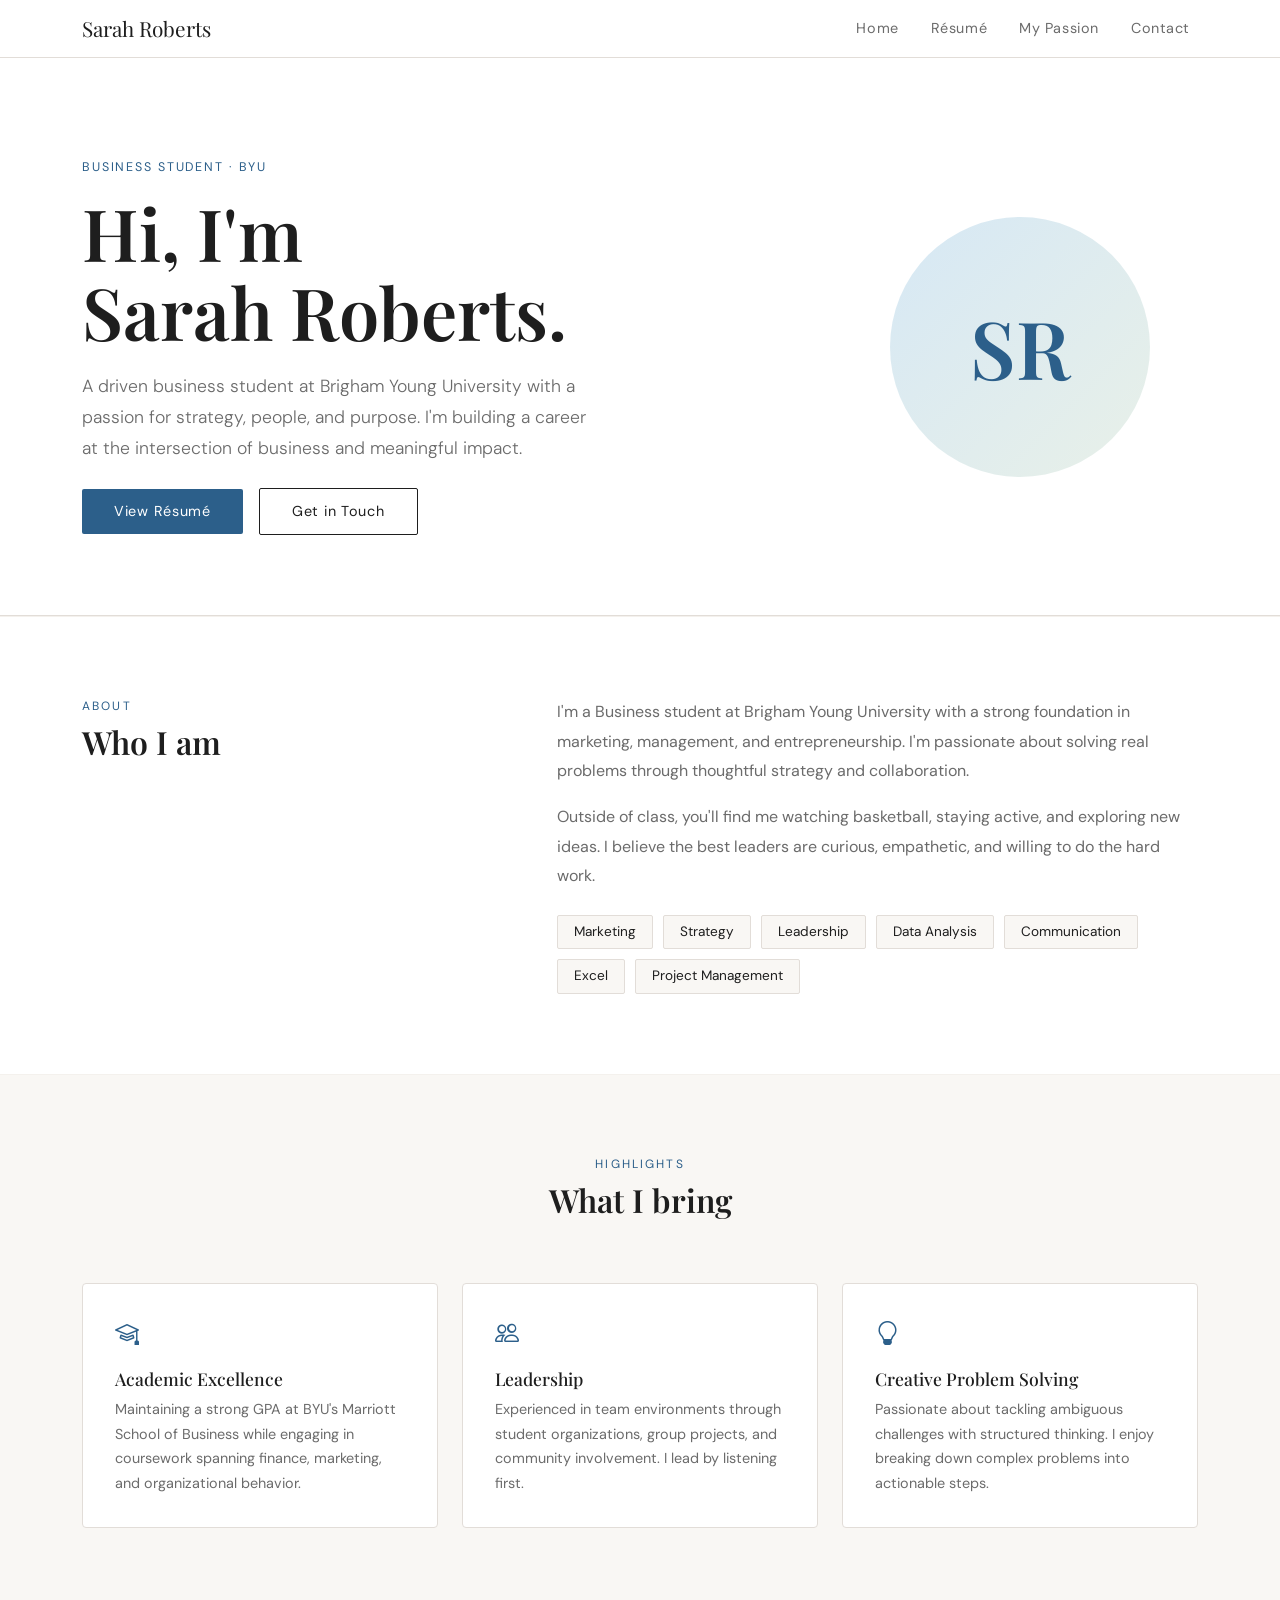
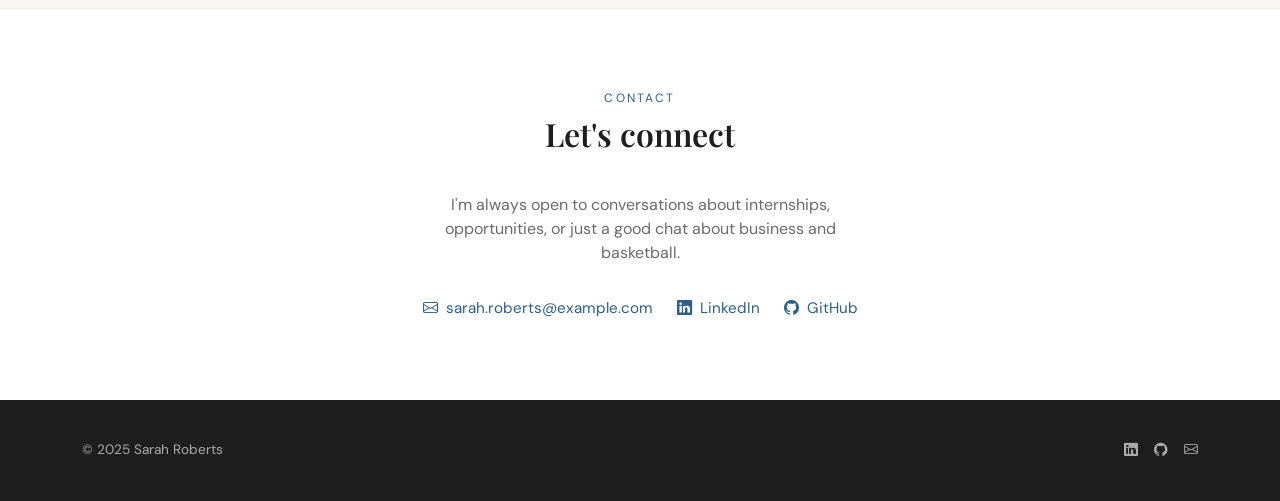
<file: index.html>
<!DOCTYPE html>
<html lang="en">
<head>
  <meta charset="UTF-8" />
  <meta name="viewport" content="width=device-width, initial-scale=1.0" />
  <title>Sarah Roberts</title>
  <link rel="stylesheet" href="https://cdn.jsdelivr.net/npm/bootstrap@5.3.2/dist/css/bootstrap.min.css" />
  <link rel="stylesheet" href="https://cdn.jsdelivr.net/npm/bootstrap-icons@1.11.3/font/bootstrap-icons.min.css" />
  <link href="https://fonts.googleapis.com/css2?family=Playfair+Display:wght@400;600&family=DM+Sans:wght@300;400;500&display=swap" rel="stylesheet" />
  <style>
    :root {
      --cream: #f9f7f4;
      --charcoal: #1e1e1e;
      --mid: #6b6b6b;
      --accent: #2c5f8a;
      --border: #e2ddd8;
    }
    body { font-family: 'DM Sans', sans-serif; background: var(--cream); color: var(--charcoal); }
    nav.navbar { background: #fff; border-bottom: 1px solid var(--border); }
    .navbar-brand { font-family: 'Playfair Display', serif; font-size: 1.3rem; color: var(--charcoal) !important; }
    .nav-link { color: var(--mid) !important; font-size: 0.9rem; letter-spacing: 0.04em; }
    .nav-link:hover { color: var(--accent) !important; }

    .hero { padding: 100px 0 80px; background: #fff; border-bottom: 1px solid var(--border); }
    .hero-eyebrow { font-size: 0.78rem; letter-spacing: 0.15em; text-transform: uppercase; color: var(--accent); margin-bottom: 1rem; }
    .hero h1 { font-family: 'Playfair Display', serif; font-size: clamp(2.8rem, 6vw, 4.5rem); font-weight: 600; line-height: 1.1; margin-bottom: 1.25rem; }
    .hero p.lead { color: var(--mid); font-size: 1.1rem; font-weight: 300; max-width: 520px; line-height: 1.75; }
    .btn-primary-custom { background: var(--accent); color: #fff; border: none; padding: 12px 32px; border-radius: 2px; font-size: 0.9rem; letter-spacing: 0.05em; text-decoration: none; display: inline-block; transition: background 0.2s; }
    .btn-primary-custom:hover { background: #1e4a6e; color: #fff; }
    .btn-outline-custom { border: 1px solid var(--charcoal); color: var(--charcoal); padding: 12px 32px; border-radius: 2px; font-size: 0.9rem; letter-spacing: 0.05em; text-decoration: none; display: inline-block; transition: all 0.2s; margin-left: 12px; }
    .btn-outline-custom:hover { background: var(--charcoal); color: #fff; }

    .section { padding: 80px 0; }
    .section-label { font-size: 0.75rem; letter-spacing: 0.18em; text-transform: uppercase; color: var(--accent); margin-bottom: 0.5rem; }
    .section-title { font-family: 'Playfair Display', serif; font-size: 2rem; font-weight: 600; margin-bottom: 2.5rem; }

    .card-clean { background: #fff; border: 1px solid var(--border); border-radius: 4px; padding: 2rem; height: 100%; transition: box-shadow 0.2s; }
    .card-clean:hover { box-shadow: 0 4px 20px rgba(0,0,0,0.06); }
    .card-icon { font-size: 1.5rem; color: var(--accent); margin-bottom: 1rem; }
    .card-clean h5 { font-family: 'Playfair Display', serif; font-size: 1.1rem; margin-bottom: 0.5rem; }
    .card-clean p { color: var(--mid); font-size: 0.9rem; line-height: 1.7; margin: 0; }

    .skills-grid { display: flex; flex-wrap: wrap; gap: 10px; }
    .skill-tag { background: var(--cream); border: 1px solid var(--border); padding: 6px 16px; border-radius: 2px; font-size: 0.85rem; color: var(--charcoal); }

    .contact-link { color: var(--accent); text-decoration: none; font-size: 0.95rem; }
    .contact-link:hover { text-decoration: underline; }

    footer { background: var(--charcoal); color: #aaa; padding: 40px 0; font-size: 0.85rem; }
    footer a { color: #aaa; text-decoration: none; }
    footer a:hover { color: #fff; }

    .divider { border: none; border-top: 1px solid var(--border); margin: 0; }
  </style>
</head>
<body>

<nav class="navbar navbar-expand-lg sticky-top">
  <div class="container">
    <a class="navbar-brand" href="index.html">Sarah Roberts</a>
    <button class="navbar-toggler" type="button" data-bs-toggle="collapse" data-bs-target="#navMenu">
      <span class="navbar-toggler-icon"></span>
    </button>
    <div class="collapse navbar-collapse justify-content-end" id="navMenu">
      <ul class="navbar-nav gap-3">
        <li class="nav-item"><a class="nav-link" href="index.html">Home</a></li>
        <li class="nav-item"><a class="nav-link" href="resume.html">Résumé</a></li>
        <li class="nav-item"><a class="nav-link" href="sports.html">My Passion</a></li>
        <li class="nav-item"><a class="nav-link" href="mailto:sarah.roberts@example.com">Contact</a></li>
      </ul>
    </div>
  </div>
</nav>

<!-- Hero -->
<section class="hero">
  <div class="container">
    <div class="row align-items-center">
      <div class="col-lg-7">
        <p class="hero-eyebrow">Business Student · BYU</p>
        <h1>Hi, I'm<br>Sarah Roberts.</h1>
        <p class="lead">A driven business student at Brigham Young University with a passion for strategy, people, and purpose. I'm building a career at the intersection of business and meaningful impact.</p>
        <div class="mt-4">
          <a href="resume.html" class="btn-primary-custom">View Résumé</a>
          <a href="mailto:sarah.roberts@example.com" class="btn-outline-custom">Get in Touch</a>
        </div>
      </div>
      <div class="col-lg-4 offset-lg-1 mt-5 mt-lg-0 text-center">
        <div style="width:260px;height:260px;border-radius:50%;background:linear-gradient(135deg,#d6e8f5,#e8f0e8);margin:0 auto;display:flex;align-items:center;justify-content:center;">
          <span style="font-family:'Playfair Display',serif;font-size:5rem;color:var(--accent);font-weight:600;">SR</span>
        </div>
      </div>
    </div>
  </div>
</section>

<hr class="divider" />

<!-- About -->
<section class="section" style="background:#fff;">
  <div class="container">
    <div class="row">
      <div class="col-md-4">
        <p class="section-label">About</p>
        <h2 class="section-title">Who I am</h2>
      </div>
      <div class="col-md-7 offset-md-1">
        <p style="color:var(--mid);line-height:1.85;font-size:1rem;">I'm a Business student at Brigham Young University with a strong foundation in marketing, management, and entrepreneurship. I'm passionate about solving real problems through thoughtful strategy and collaboration.</p>
        <p style="color:var(--mid);line-height:1.85;font-size:1rem;margin-top:1rem;">Outside of class, you'll find me watching basketball, staying active, and exploring new ideas. I believe the best leaders are curious, empathetic, and willing to do the hard work.</p>
        <div class="mt-4">
          <div class="skills-grid">
            <span class="skill-tag">Marketing</span>
            <span class="skill-tag">Strategy</span>
            <span class="skill-tag">Leadership</span>
            <span class="skill-tag">Data Analysis</span>
            <span class="skill-tag">Communication</span>
            <span class="skill-tag">Excel</span>
            <span class="skill-tag">Project Management</span>
          </div>
        </div>
      </div>
    </div>
  </div>
</section>

<hr class="divider" />

<!-- Highlights -->
<section class="section" style="background:var(--cream);">
  <div class="container">
    <p class="section-label text-center">Highlights</p>
    <h2 class="section-title text-center">What I bring</h2>
    <div class="row g-4 mt-1">
      <div class="col-md-4">
        <div class="card-clean">
          <div class="card-icon"><i class="bi bi-mortarboard"></i></div>
          <h5>Academic Excellence</h5>
          <p>Maintaining a strong GPA at BYU's Marriott School of Business while engaging in coursework spanning finance, marketing, and organizational behavior.</p>
        </div>
      </div>
      <div class="col-md-4">
        <div class="card-clean">
          <div class="card-icon"><i class="bi bi-people"></i></div>
          <h5>Leadership</h5>
          <p>Experienced in team environments through student organizations, group projects, and community involvement. I lead by listening first.</p>
        </div>
      </div>
      <div class="col-md-4">
        <div class="card-clean">
          <div class="card-icon"><i class="bi bi-lightbulb"></i></div>
          <h5>Creative Problem Solving</h5>
          <p>Passionate about tackling ambiguous challenges with structured thinking. I enjoy breaking down complex problems into actionable steps.</p>
        </div>
      </div>
    </div>
  </div>
</section>

<hr class="divider" />

<!-- Contact -->
<section class="section" style="background:#fff;">
  <div class="container text-center">
    <p class="section-label">Contact</p>
    <h2 class="section-title">Let's connect</h2>
    <p style="color:var(--mid);max-width:440px;margin:0 auto 2rem;">I'm always open to conversations about internships, opportunities, or just a good chat about business and basketball.</p>
    <div class="d-flex justify-content-center gap-4 flex-wrap">
      <a href="mailto:sarah.roberts@example.com" class="contact-link"><i class="bi bi-envelope me-2"></i>sarah.roberts@example.com</a>
      <a href="https://linkedin.com/in/sarah-roberts" class="contact-link" target="_blank"><i class="bi bi-linkedin me-2"></i>LinkedIn</a>
      <a href="https://github.com/sarahroberts" class="contact-link" target="_blank"><i class="bi bi-github me-2"></i>GitHub</a>
    </div>
  </div>
</section>

<footer>
  <div class="container d-flex justify-content-between align-items-center flex-wrap gap-2">
    <span>© 2025 Sarah Roberts</span>
    <div class="d-flex gap-3">
      <a href="https://linkedin.com/in/sarah-roberts" target="_blank"><i class="bi bi-linkedin"></i></a>
      <a href="https://github.com/sarahroberts" target="_blank"><i class="bi bi-github"></i></a>
      <a href="mailto:sarah.roberts@example.com"><i class="bi bi-envelope"></i></a>
    </div>
  </div>
</footer>

<script src="https://cdn.jsdelivr.net/npm/bootstrap@5.3.2/dist/js/bootstrap.bundle.min.js"></script>
</body>
</html>
</file>
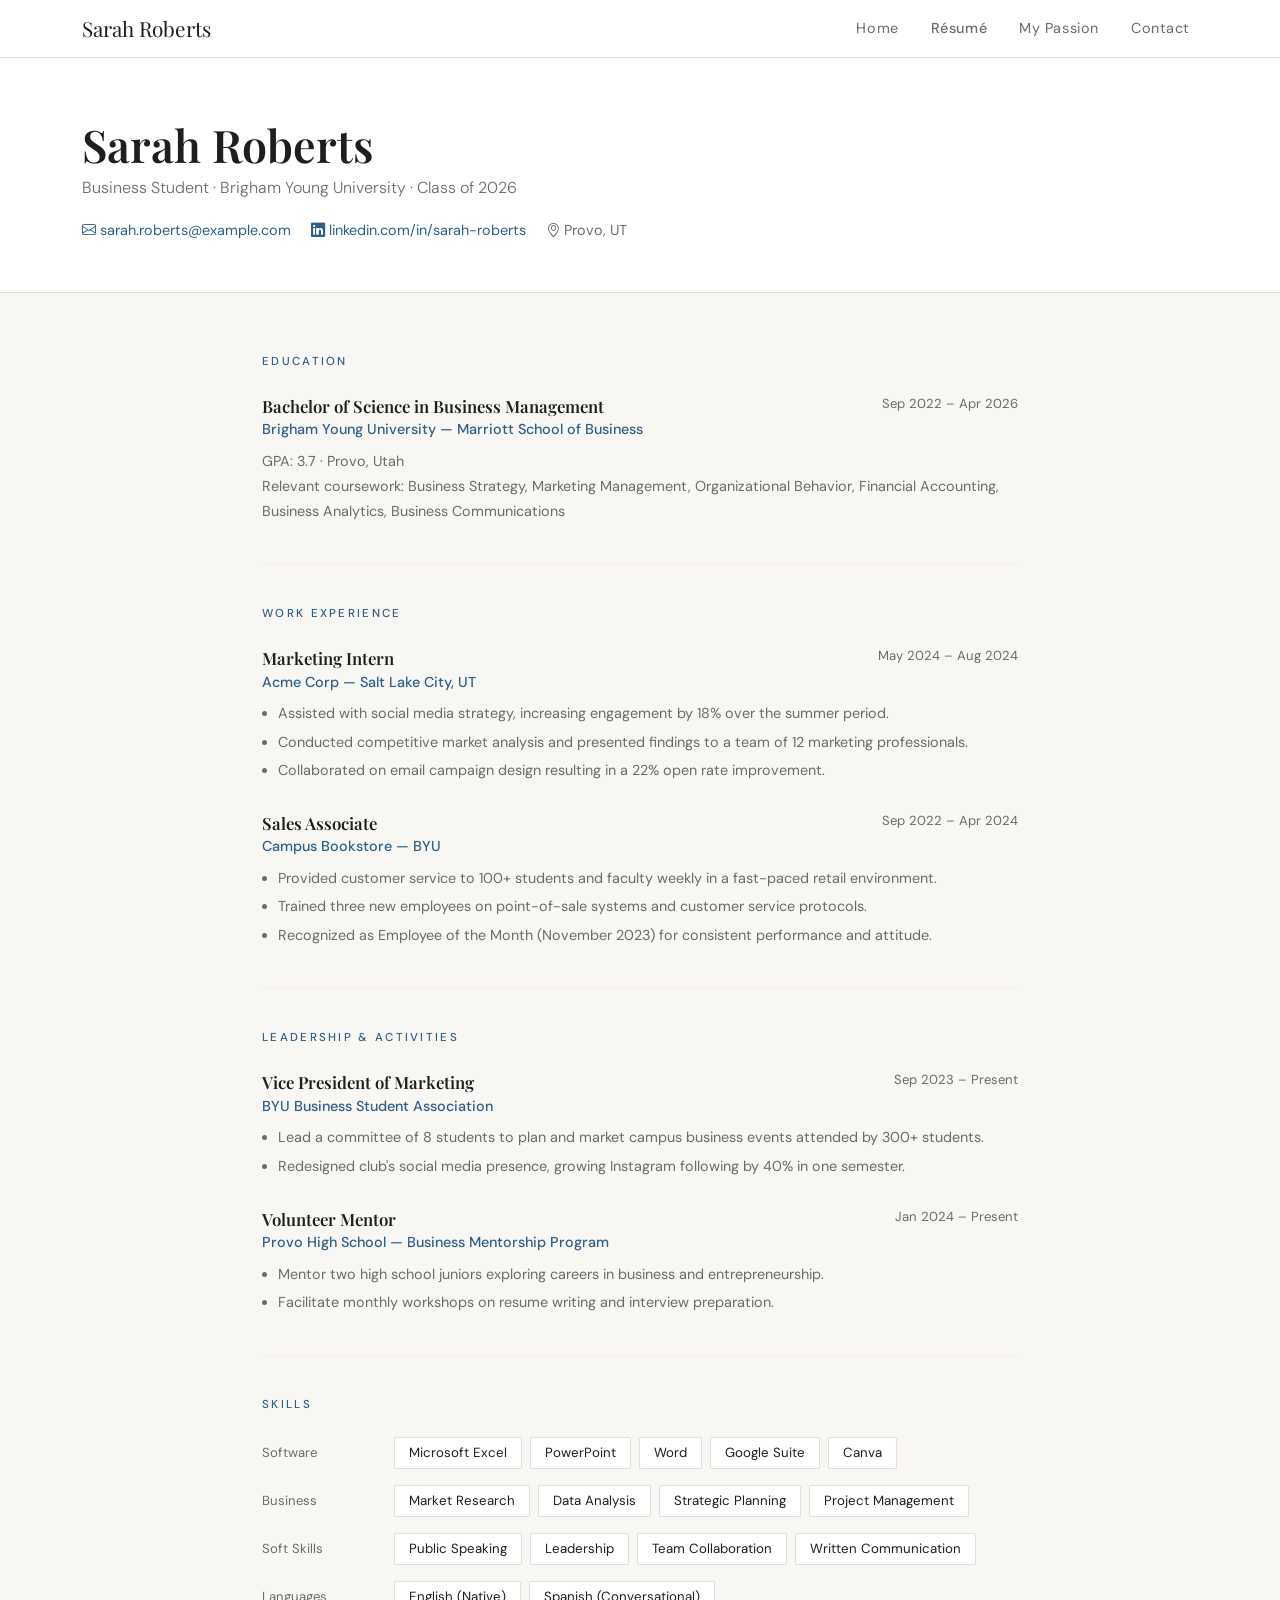
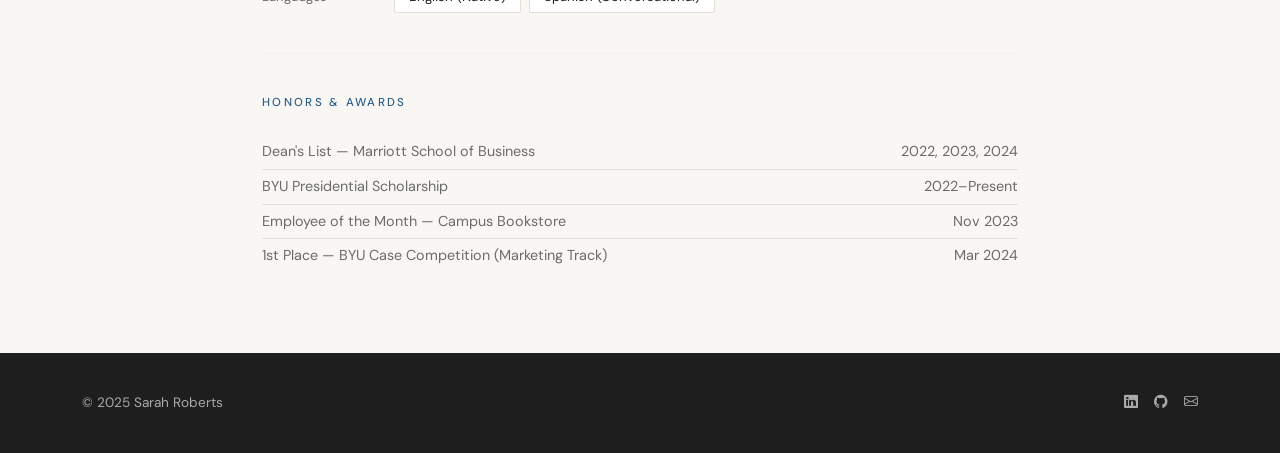
<file: resume.html>
<!DOCTYPE html>
<html lang="en">
<head>
  <meta charset="UTF-8" />
  <meta name="viewport" content="width=device-width, initial-scale=1.0" />
  <title>Résumé — Sarah Roberts</title>
  <link rel="stylesheet" href="https://cdn.jsdelivr.net/npm/bootstrap@5.3.2/dist/css/bootstrap.min.css" />
  <link rel="stylesheet" href="https://cdn.jsdelivr.net/npm/bootstrap-icons@1.11.3/font/bootstrap-icons.min.css" />
  <link href="https://fonts.googleapis.com/css2?family=Playfair+Display:wght@400;600&family=DM+Sans:wght@300;400;500&display=swap" rel="stylesheet" />
  <style>
    :root {
      --cream: #f9f7f4;
      --charcoal: #1e1e1e;
      --mid: #6b6b6b;
      --accent: #2c5f8a;
      --border: #e2ddd8;
    }
    body { font-family: 'DM Sans', sans-serif; background: var(--cream); color: var(--charcoal); }
    nav.navbar { background: #fff; border-bottom: 1px solid var(--border); }
    .navbar-brand { font-family: 'Playfair Display', serif; font-size: 1.3rem; color: var(--charcoal) !important; }
    .nav-link { color: var(--mid) !important; font-size: 0.9rem; letter-spacing: 0.04em; }
    .nav-link:hover { color: var(--accent) !important; }

    .resume-header { background: #fff; border-bottom: 1px solid var(--border); padding: 60px 0 50px; }
    .resume-header h1 { font-family: 'Playfair Display', serif; font-size: 2.8rem; font-weight: 600; margin-bottom: 0.25rem; }
    .resume-header .tagline { color: var(--mid); font-size: 1rem; font-weight: 300; }
    .resume-header .contact-bar { margin-top: 1.25rem; display: flex; flex-wrap: wrap; gap: 20px; }
    .resume-header .contact-bar a { color: var(--accent); text-decoration: none; font-size: 0.9rem; }
    .resume-header .contact-bar a:hover { text-decoration: underline; }

    .resume-body { padding: 60px 0 80px; }
    .section-divider { border: none; border-top: 1px solid var(--border); margin: 2.5rem 0; }
    .section-heading { font-size: 0.72rem; letter-spacing: 0.2em; text-transform: uppercase; color: var(--accent); margin-bottom: 1.5rem; font-weight: 500; }

    .entry { margin-bottom: 1.75rem; }
    .entry-header { display: flex; justify-content: space-between; align-items: flex-start; flex-wrap: wrap; gap: 4px; margin-bottom: 0.25rem; }
    .entry-title { font-family: 'Playfair Display', serif; font-size: 1.05rem; font-weight: 600; }
    .entry-org { font-size: 0.9rem; color: var(--accent); font-weight: 500; }
    .entry-date { font-size: 0.82rem; color: var(--mid); white-space: nowrap; }
    .entry-desc { color: var(--mid); font-size: 0.9rem; line-height: 1.75; }
    .entry ul { margin: 0.5rem 0 0 1rem; padding: 0; }
    .entry ul li { color: var(--mid); font-size: 0.9rem; line-height: 1.75; margin-bottom: 0.2rem; }

    .skills-section { display: flex; flex-direction: column; gap: 1rem; }
    .skill-row { display: flex; gap: 12px; align-items: flex-start; }
    .skill-cat { font-size: 0.82rem; color: var(--mid); min-width: 120px; padding-top: 6px; }
    .skill-tags { display: flex; flex-wrap: wrap; gap: 8px; }
    .skill-tag { background: #fff; border: 1px solid var(--border); padding: 5px 14px; border-radius: 2px; font-size: 0.83rem; color: var(--charcoal); }

    .honors-list { list-style: none; padding: 0; margin: 0; }
    .honors-list li { font-size: 0.9rem; color: var(--mid); padding: 6px 0; border-bottom: 1px solid var(--border); display: flex; justify-content: space-between; }
    .honors-list li:last-child { border-bottom: none; }

    footer { background: var(--charcoal); color: #aaa; padding: 40px 0; font-size: 0.85rem; }
    footer a { color: #aaa; text-decoration: none; }
    footer a:hover { color: #fff; }
    @media print {
      nav, footer { display: none; }
      body { background: #fff; }
      .resume-body { padding: 20px 0; }
    }
  </style>
</head>
<body>

<nav class="navbar navbar-expand-lg sticky-top">
  <div class="container">
    <a class="navbar-brand" href="index.html">Sarah Roberts</a>
    <button class="navbar-toggler" type="button" data-bs-toggle="collapse" data-bs-target="#navMenu">
      <span class="navbar-toggler-icon"></span>
    </button>
    <div class="collapse navbar-collapse justify-content-end" id="navMenu">
      <ul class="navbar-nav gap-3">
        <li class="nav-item"><a class="nav-link" href="index.html">Home</a></li>
        <li class="nav-item"><a class="nav-link active fw-medium" href="resume.html">Résumé</a></li>
        <li class="nav-item"><a class="nav-link" href="sports.html">My Passion</a></li>
        <li class="nav-item"><a class="nav-link" href="mailto:sarah.roberts@example.com">Contact</a></li>
      </ul>
    </div>
  </div>
</nav>

<div class="resume-header">
  <div class="container">
    <h1>Sarah Roberts</h1>
    <p class="tagline">Business Student · Brigham Young University · Class of 2026</p>
    <div class="contact-bar">
      <a href="mailto:sarah.roberts@example.com"><i class="bi bi-envelope me-1"></i>sarah.roberts@example.com</a>
      <a href="https://linkedin.com/in/sarah-roberts" target="_blank"><i class="bi bi-linkedin me-1"></i>linkedin.com/in/sarah-roberts</a>
      <span style="color:var(--mid);font-size:0.9rem;"><i class="bi bi-geo-alt me-1"></i>Provo, UT</span>
    </div>
  </div>
</div>

<div class="resume-body">
  <div class="container" style="max-width:780px;">

    <!-- Education -->
    <p class="section-heading">Education</p>
    <div class="entry">
      <div class="entry-header">
        <div>
          <div class="entry-title">Bachelor of Science in Business Management</div>
          <div class="entry-org">Brigham Young University — Marriott School of Business</div>
        </div>
        <div class="entry-date">Sep 2022 – Apr 2026</div>
      </div>
      <p class="entry-desc mt-2">GPA: 3.7 · Provo, Utah<br>Relevant coursework: Business Strategy, Marketing Management, Organizational Behavior, Financial Accounting, Business Analytics, Business Communications</p>
    </div>

    <hr class="section-divider" />

    <!-- Experience -->
    <p class="section-heading">Work Experience</p>

    <div class="entry">
      <div class="entry-header">
        <div>
          <div class="entry-title">Marketing Intern</div>
          <div class="entry-org">Acme Corp — Salt Lake City, UT</div>
        </div>
        <div class="entry-date">May 2024 – Aug 2024</div>
      </div>
      <ul>
        <li>Assisted with social media strategy, increasing engagement by 18% over the summer period.</li>
        <li>Conducted competitive market analysis and presented findings to a team of 12 marketing professionals.</li>
        <li>Collaborated on email campaign design resulting in a 22% open rate improvement.</li>
      </ul>
    </div>

    <div class="entry">
      <div class="entry-header">
        <div>
          <div class="entry-title">Sales Associate</div>
          <div class="entry-org">Campus Bookstore — BYU</div>
        </div>
        <div class="entry-date">Sep 2022 – Apr 2024</div>
      </div>
      <ul>
        <li>Provided customer service to 100+ students and faculty weekly in a fast-paced retail environment.</li>
        <li>Trained three new employees on point-of-sale systems and customer service protocols.</li>
        <li>Recognized as Employee of the Month (November 2023) for consistent performance and attitude.</li>
      </ul>
    </div>

    <hr class="section-divider" />

    <!-- Leadership & Activities -->
    <p class="section-heading">Leadership &amp; Activities</p>

    <div class="entry">
      <div class="entry-header">
        <div>
          <div class="entry-title">Vice President of Marketing</div>
          <div class="entry-org">BYU Business Student Association</div>
        </div>
        <div class="entry-date">Sep 2023 – Present</div>
      </div>
      <ul>
        <li>Lead a committee of 8 students to plan and market campus business events attended by 300+ students.</li>
        <li>Redesigned club's social media presence, growing Instagram following by 40% in one semester.</li>
      </ul>
    </div>

    <div class="entry">
      <div class="entry-header">
        <div>
          <div class="entry-title">Volunteer Mentor</div>
          <div class="entry-org">Provo High School — Business Mentorship Program</div>
        </div>
        <div class="entry-date">Jan 2024 – Present</div>
      </div>
      <ul>
        <li>Mentor two high school juniors exploring careers in business and entrepreneurship.</li>
        <li>Facilitate monthly workshops on resume writing and interview preparation.</li>
      </ul>
    </div>

    <hr class="section-divider" />

    <!-- Skills -->
    <p class="section-heading">Skills</p>
    <div class="skills-section">
      <div class="skill-row">
        <span class="skill-cat">Software</span>
        <div class="skill-tags">
          <span class="skill-tag">Microsoft Excel</span>
          <span class="skill-tag">PowerPoint</span>
          <span class="skill-tag">Word</span>
          <span class="skill-tag">Google Suite</span>
          <span class="skill-tag">Canva</span>
        </div>
      </div>
      <div class="skill-row">
        <span class="skill-cat">Business</span>
        <div class="skill-tags">
          <span class="skill-tag">Market Research</span>
          <span class="skill-tag">Data Analysis</span>
          <span class="skill-tag">Strategic Planning</span>
          <span class="skill-tag">Project Management</span>
        </div>
      </div>
      <div class="skill-row">
        <span class="skill-cat">Soft Skills</span>
        <div class="skill-tags">
          <span class="skill-tag">Public Speaking</span>
          <span class="skill-tag">Leadership</span>
          <span class="skill-tag">Team Collaboration</span>
          <span class="skill-tag">Written Communication</span>
        </div>
      </div>
      <div class="skill-row">
        <span class="skill-cat">Languages</span>
        <div class="skill-tags">
          <span class="skill-tag">English (Native)</span>
          <span class="skill-tag">Spanish (Conversational)</span>
        </div>
      </div>
    </div>

    <hr class="section-divider" />

    <!-- Honors -->
    <p class="section-heading">Honors &amp; Awards</p>
    <ul class="honors-list">
      <li><span>Dean's List — Marriott School of Business</span><span>2022, 2023, 2024</span></li>
      <li><span>BYU Presidential Scholarship</span><span>2022–Present</span></li>
      <li><span>Employee of the Month — Campus Bookstore</span><span>Nov 2023</span></li>
      <li><span>1st Place — BYU Case Competition (Marketing Track)</span><span>Mar 2024</span></li>
    </ul>

  </div>
</div>

<footer>
  <div class="container d-flex justify-content-between align-items-center flex-wrap gap-2">
    <span>© 2025 Sarah Roberts</span>
    <div class="d-flex gap-3">
      <a href="https://linkedin.com/in/sarah-roberts" target="_blank"><i class="bi bi-linkedin"></i></a>
      <a href="https://github.com/sarahroberts" target="_blank"><i class="bi bi-github"></i></a>
      <a href="mailto:sarah.roberts@example.com"><i class="bi bi-envelope"></i></a>
    </div>
  </div>
</footer>

<script src="https://cdn.jsdelivr.net/npm/bootstrap@5.3.2/dist/js/bootstrap.bundle.min.js"></script>
</body>
</html>
</file>
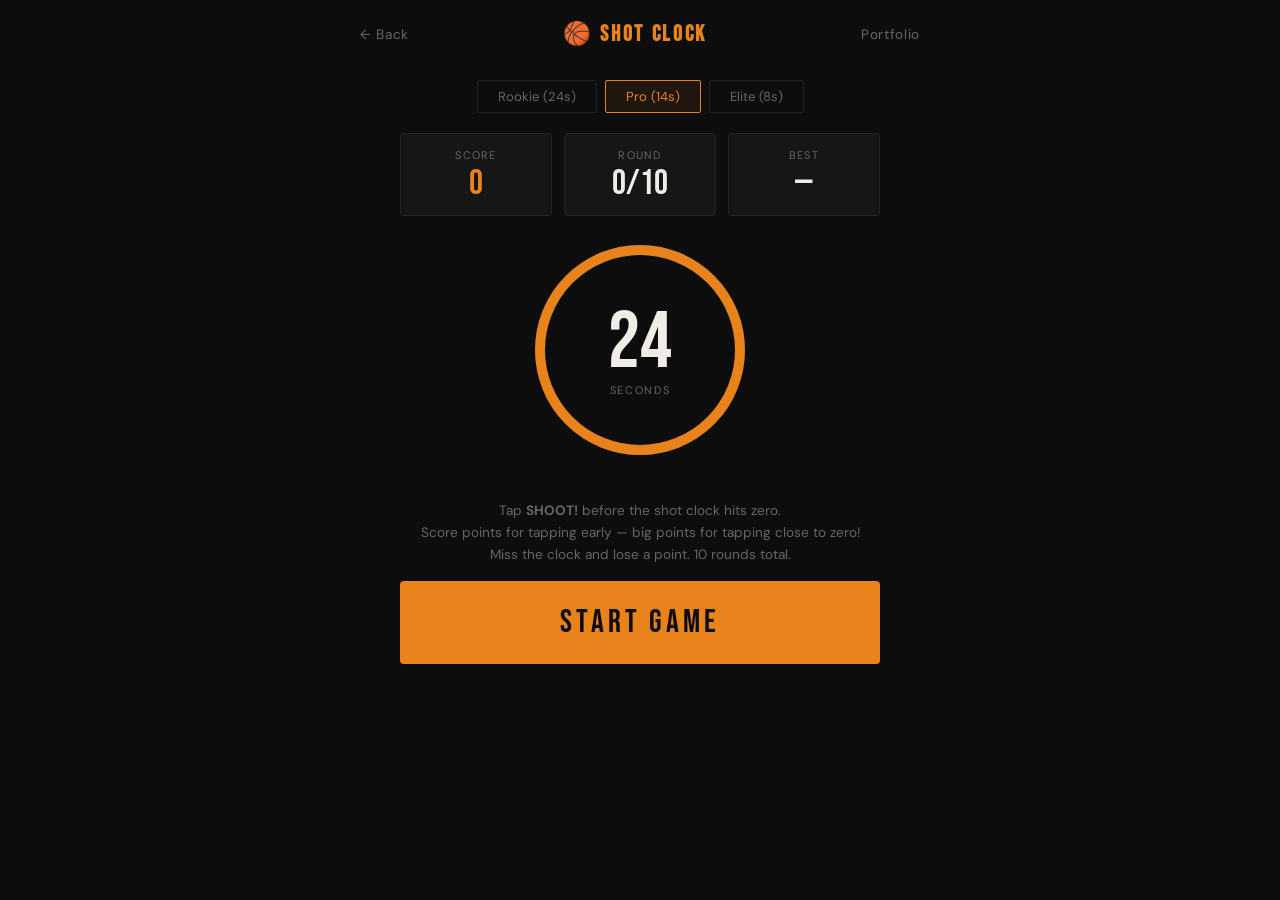
<file: shotclock.html>
<!DOCTYPE html>
<html lang="en">
<head>
  <meta charset="UTF-8" />
  <meta name="viewport" content="width=device-width, initial-scale=1.0" />
  <title>Shot Clock Challenge</title>
  <link href="https://fonts.googleapis.com/css2?family=Bebas+Neue&family=DM+Sans:wght@300;400;500&display=swap" rel="stylesheet" />
  <style>
    * { box-sizing: border-box; margin: 0; padding: 0; }

    :root {
      --bg: #0d0d0d;
      --surface: #161616;
      --border: #222;
      --orange: #e8821a;
      --orange-light: #ffaa4d;
      --red: #d63031;
      --green: #00b894;
      --text: #f0ede6;
      --muted: #666;
    }

    body {
      font-family: 'DM Sans', sans-serif;
      background: var(--bg);
      color: var(--text);
      min-height: 100vh;
      display: flex;
      flex-direction: column;
      align-items: center;
      justify-content: flex-start;
      padding: 0 16px 60px;
      user-select: none;
    }

    header {
      width: 100%;
      max-width: 560px;
      display: flex;
      justify-content: space-between;
      align-items: center;
      padding: 20px 0 0;
    }

    header a {
      font-size: 0.85rem;
      color: var(--muted);
      text-decoration: none;
      letter-spacing: 0.05em;
    }
    header a:hover { color: var(--orange); }
    header h1 {
      font-family: 'Bebas Neue', sans-serif;
      font-size: 1.4rem;
      letter-spacing: 0.12em;
      color: var(--orange);
    }

    .container {
      width: 100%;
      max-width: 480px;
      margin-top: 32px;
    }

    /* Scoreboard row */
    .scoreboard {
      display: grid;
      grid-template-columns: 1fr 1fr 1fr;
      gap: 12px;
      margin-bottom: 24px;
    }
    .score-box {
      background: var(--surface);
      border: 1px solid var(--border);
      border-radius: 4px;
      padding: 14px 10px;
      text-align: center;
    }
    .score-box .label {
      font-size: 11px;
      letter-spacing: 0.12em;
      text-transform: uppercase;
      color: var(--muted);
      margin-bottom: 4px;
    }
    .score-box .value {
      font-family: 'Bebas Neue', sans-serif;
      font-size: 2.2rem;
      color: var(--text);
      line-height: 1;
    }
    .score-box .value.orange { color: var(--orange); }

    /* Shot clock ring */
    .clock-area {
      display: flex;
      flex-direction: column;
      align-items: center;
      margin: 8px 0 20px;
    }

    .clock-ring {
      position: relative;
      width: 220px;
      height: 220px;
      margin-bottom: 20px;
    }

    .clock-ring svg {
      transform: rotate(-90deg);
      width: 220px;
      height: 220px;
    }

    .clock-ring .ring-bg {
      fill: none;
      stroke: var(--border);
      stroke-width: 10;
    }

    .clock-ring .ring-fill {
      fill: none;
      stroke: var(--orange);
      stroke-width: 10;
      stroke-linecap: round;
      stroke-dasharray: 628;
      stroke-dashoffset: 0;
      transition: stroke 0.1s;
    }

    .clock-center {
      position: absolute;
      top: 50%;
      left: 50%;
      transform: translate(-50%, -50%);
      text-align: center;
    }

    .clock-number {
      font-family: 'Bebas Neue', sans-serif;
      font-size: 5rem;
      line-height: 1;
      color: var(--text);
      transition: color 0.15s;
    }

    .clock-sub {
      font-size: 11px;
      letter-spacing: 0.15em;
      text-transform: uppercase;
      color: var(--muted);
    }

    /* Big tap button */
    .tap-btn {
      width: 100%;
      padding: 22px;
      background: var(--orange);
      border: none;
      border-radius: 4px;
      font-family: 'Bebas Neue', sans-serif;
      font-size: 2rem;
      letter-spacing: 0.12em;
      color: #0d0d0d;
      cursor: pointer;
      transition: background 0.15s, transform 0.08s;
      -webkit-tap-highlight-color: transparent;
    }
    .tap-btn:hover { background: var(--orange-light); }
    .tap-btn:active { transform: scale(0.97); }
    .tap-btn:disabled { background: #333; color: #555; cursor: default; transform: none; }

    .btn-secondary {
      width: 100%;
      padding: 14px;
      background: transparent;
      border: 1px solid var(--border);
      border-radius: 4px;
      font-family: 'Bebas Neue', sans-serif;
      font-size: 1.3rem;
      letter-spacing: 0.1em;
      color: var(--muted);
      cursor: pointer;
      margin-top: 12px;
      transition: all 0.15s;
    }
    .btn-secondary:hover { border-color: var(--orange); color: var(--orange); }

    /* Result flash */
    .result-flash {
      font-family: 'Bebas Neue', sans-serif;
      font-size: 1.4rem;
      letter-spacing: 0.1em;
      text-align: center;
      min-height: 34px;
      margin: 12px 0;
      transition: opacity 0.3s;
    }
    .result-flash.good { color: var(--green); }
    .result-flash.bad { color: var(--red); }
    .result-flash.miss { color: var(--red); }

    /* Difficulty pills */
    .diff-row {
      display: flex;
      gap: 8px;
      margin-bottom: 20px;
      justify-content: center;
    }
    .diff-pill {
      padding: 7px 20px;
      border: 1px solid var(--border);
      border-radius: 2px;
      background: transparent;
      font-family: 'DM Sans', sans-serif;
      font-size: 0.82rem;
      color: var(--muted);
      cursor: pointer;
      transition: all 0.15s;
    }
    .diff-pill.active { border-color: var(--orange); color: var(--orange); background: rgba(232,130,26,0.08); }

    /* History log */
    .history {
      margin-top: 20px;
      background: var(--surface);
      border: 1px solid var(--border);
      border-radius: 4px;
      overflow: hidden;
    }
    .history-header {
      padding: 10px 16px;
      font-size: 11px;
      letter-spacing: 0.14em;
      text-transform: uppercase;
      color: var(--muted);
      border-bottom: 1px solid var(--border);
    }
    .history-row {
      display: flex;
      justify-content: space-between;
      padding: 8px 16px;
      font-size: 0.85rem;
      border-bottom: 1px solid var(--border);
    }
    .history-row:last-child { border-bottom: none; }
    .history-row .h-round { color: var(--muted); }
    .history-row .h-time { font-weight: 500; }
    .history-row .h-result.good { color: var(--green); }
    .history-row .h-result.bad { color: var(--red); }

    /* End screen */
    #end-screen {
      text-align: center;
      padding: 20px 0;
      display: none;
    }
    #end-screen h2 {
      font-family: 'Bebas Neue', sans-serif;
      font-size: 3rem;
      letter-spacing: 0.1em;
      margin-bottom: 8px;
    }
    #end-screen .final-score {
      font-family: 'Bebas Neue', sans-serif;
      font-size: 6rem;
      color: var(--orange);
      line-height: 1;
    }
    #end-screen .grade {
      font-size: 1.1rem;
      color: var(--muted);
      margin: 8px 0 24px;
    }

    /* State color shifts */
    .ring-fill.danger { stroke: var(--red); }
    .ring-fill.warning { stroke: #f39c12; }
    .clock-number.danger { color: var(--red); }

    /* Instruction text */
    .instructions {
      text-align: center;
      font-size: 0.85rem;
      color: var(--muted);
      margin-bottom: 16px;
      line-height: 1.6;
    }
  </style>
</head>
<body>

<header>
  <a href="sports.html">← Back</a>
  <h1>🏀 Shot Clock</h1>
  <a href="index.html">Portfolio</a>
</header>

<div class="container">

  <!-- Difficulty -->
  <div class="diff-row" id="diff-row">
    <button class="diff-pill" onclick="setDiff('rookie',this)">Rookie (24s)</button>
    <button class="diff-pill active" onclick="setDiff('pro',this)">Pro (14s)</button>
    <button class="diff-pill" onclick="setDiff('elite',this)">Elite (8s)</button>
  </div>

  <!-- Scoreboard -->
  <div class="scoreboard">
    <div class="score-box">
      <div class="label">Score</div>
      <div class="value orange" id="score-val">0</div>
    </div>
    <div class="score-box">
      <div class="label">Round</div>
      <div class="value" id="round-val">0/10</div>
    </div>
    <div class="score-box">
      <div class="label">Best</div>
      <div class="value" id="best-val">—</div>
    </div>
  </div>

  <!-- Game area -->
  <div id="game-area">
    <!-- Instruction state -->
    <div id="instruction-state">
      <div class="clock-area">
        <div class="clock-ring">
          <svg viewBox="0 0 220 220">
            <circle class="ring-bg" cx="110" cy="110" r="100"/>
            <circle class="ring-fill" id="ring" cx="110" cy="110" r="100"/>
          </svg>
          <div class="clock-center">
            <div class="clock-number" id="clock-num">24</div>
            <div class="clock-sub">seconds</div>
          </div>
        </div>
      </div>
      <p class="instructions">Tap <strong>SHOOT!</strong> before the shot clock hits zero.<br>Score points for tapping early — big points for tapping close to zero!<br>Miss the clock and lose a point. 10 rounds total.</p>
      <button class="tap-btn" id="start-btn" onclick="startGame()">START GAME</button>
    </div>

    <!-- Play state -->
    <div id="play-state" style="display:none">
      <div class="clock-area">
        <div class="clock-ring">
          <svg viewBox="0 0 220 220">
            <circle class="ring-bg" cx="110" cy="110" r="100"/>
            <circle class="ring-fill" id="ring2" cx="110" cy="110" r="100"/>
          </svg>
          <div class="clock-center">
            <div class="clock-number" id="clock-num2">—</div>
            <div class="clock-sub" id="clock-sub2">get ready</div>
          </div>
        </div>
      </div>
      <div class="result-flash" id="result-flash"></div>
      <button class="tap-btn" id="shoot-btn" onclick="shoot()" disabled>SHOOT!</button>
    </div>
  </div>

  <!-- End screen -->
  <div id="end-screen">
    <h2>Game Over</h2>
    <div class="final-score" id="final-score">0</div>
    <div class="grade" id="final-grade"></div>
    <button class="tap-btn" onclick="resetGame()">Play Again</button>
    <button class="btn-secondary" onclick="window.location.href='sports.html'">Back to Sports Page</button>
  </div>

  <!-- History log -->
  <div class="history" id="history-log" style="display:none">
    <div class="history-header">Round History</div>
    <div id="history-rows"></div>
  </div>

</div>

<script>
  const DIFFICULTIES = {
    rookie: { time: 24, label: '24s' },
    pro:    { time: 14, label: '14s' },
    elite:  { time: 8,  label: '8s'  }
  };
  let diff = 'pro';
  let maxTime = 14;
  let score = 0, round = 0, totalRounds = 10;
  let clockInterval = null, countdownInterval = null;
  let timeLeft = 0, clockRunning = false;
  let bestScore = null;
  let history = [];
  let waitingForShoot = false;
  let preparingRound = false;

  const CIRCUMFERENCE = 2 * Math.PI * 100; // ~628

  function setDiff(d, btn) {
    if (clockRunning || waitingForShoot) return;
    diff = d;
    maxTime = DIFFICULTIES[d].time;
    document.querySelectorAll('.diff-pill').forEach(b => b.classList.remove('active'));
    btn.classList.add('active');
    document.getElementById('clock-num').textContent = maxTime;
  }

  function startGame() {
    score = 0; round = 0; history = [];
    document.getElementById('history-rows').innerHTML = '';
    document.getElementById('history-log').style.display = 'none';
    document.getElementById('end-screen').style.display = 'none';
    document.getElementById('instruction-state').style.display = 'none';
    document.getElementById('play-state').style.display = 'block';
    document.querySelectorAll('.diff-pill').forEach(b => b.disabled = true);
    updateScoreboard();
    nextRound();
  }

  function nextRound() {
    if (round >= totalRounds) { endGame(); return; }
    round++;
    updateScoreboard();
    waitingForShoot = false;
    preparingRound = true;
    document.getElementById('shoot-btn').disabled = true;
    document.getElementById('result-flash').textContent = '';
    document.getElementById('clock-sub2').textContent = 'get ready…';

    setRing(document.getElementById('ring2'), 1, false);
    document.getElementById('clock-num2').textContent = maxTime;
    document.getElementById('clock-num2').classList.remove('danger');

    const delay = 800 + Math.random() * 1200;
    setTimeout(() => {
      preparingRound = false;
      startClock();
    }, delay);
  }

  function startClock() {
    timeLeft = maxTime;
    clockRunning = true;
    waitingForShoot = true;
    document.getElementById('shoot-btn').disabled = false;
    document.getElementById('clock-sub2').textContent = 'seconds';

    const startTime = Date.now();
    clockInterval = setInterval(() => {
      const elapsed = (Date.now() - startTime) / 1000;
      timeLeft = Math.max(0, maxTime - elapsed);
      const pct = timeLeft / maxTime;

      const numEl = document.getElementById('clock-num2');
      const ringEl = document.getElementById('ring2');
      numEl.textContent = Math.ceil(timeLeft);

      setRing(ringEl, pct, timeLeft <= maxTime * 0.35);
      if (timeLeft <= maxTime * 0.35) numEl.classList.add('danger');
      else numEl.classList.remove('danger');

      if (timeLeft <= 0) {
        clearInterval(clockInterval);
        clockRunning = false;
        waitingForShoot = false;
        handleViolation();
      }
    }, 50);
  }

  function setRing(el, pct, danger) {
    el.style.strokeDashoffset = CIRCUMFERENCE * (1 - pct);
    el.classList.toggle('danger', danger && pct < 0.35);
    el.classList.toggle('warning', pct < 0.6 && pct >= 0.35 && !danger);
  }

  function shoot() {
    if (!waitingForShoot) return;
    clearInterval(clockInterval);
    clockRunning = false;
    waitingForShoot = false;
    document.getElementById('shoot-btn').disabled = true;

    const elapsed = maxTime - timeLeft;
    const pct = timeLeft / maxTime;
    let pts, resultClass, resultText;

    if (pct > 0.7) {
      pts = 5; resultClass = 'bad'; resultText = `Early shot! +${pts} pts (shoot later for more!)`;
    } else if (pct > 0.4) {
      pts = 15; resultClass = 'good'; resultText = `Nice timing! +${pts} pts`;
    } else if (pct > 0.15) {
      pts = 25; resultClass = 'good'; resultText = `Great shot! +${pts} pts 🔥`;
    } else {
      pts = 40; resultClass = 'good'; resultText = `BUZZER BEATER! +${pts} pts 🏆`;
    }

    score += pts;
    history.push({ round, time: timeLeft.toFixed(1), pts, result: resultClass });
    addHistoryRow(round, timeLeft.toFixed(1) + 's left', '+' + pts, resultClass);
    showFlash(resultText, resultClass);
    updateScoreboard();

    setTimeout(nextRound, 1400);
  }

  function handleViolation() {
    document.getElementById('shoot-btn').disabled = true;
    const penalty = -5;
    score = Math.max(0, score + penalty);
    history.push({ round, time: '0.0', pts: penalty, result: 'bad' });
    addHistoryRow(round, 'VIOLATION', penalty, 'bad');
    showFlash('Shot clock violation! -5 pts ⚠️', 'miss');
    setRing(document.getElementById('ring2'), 0, true);
    updateScoreboard();
    setTimeout(nextRound, 1600);
  }

  function showFlash(msg, cls) {
    const el = document.getElementById('result-flash');
    el.textContent = msg;
    el.className = 'result-flash ' + cls;
  }

  function addHistoryRow(r, time, pts, cls) {
    const log = document.getElementById('history-log');
    const rows = document.getElementById('history-rows');
    log.style.display = 'block';
    const row = document.createElement('div');
    row.className = 'history-row';
    row.innerHTML = `<span class="h-round">Round ${r}</span><span class="h-time">${time}</span><span class="h-result ${cls}">${pts}</span>`;
    rows.appendChild(row);
  }

  function updateScoreboard() {
    document.getElementById('score-val').textContent = score;
    document.getElementById('round-val').textContent = round + '/' + totalRounds;
  }

  function endGame() {
    document.getElementById('play-state').style.display = 'none';
    document.getElementById('end-screen').style.display = 'block';
    document.getElementById('final-score').textContent = score;

    if (bestScore === null || score > bestScore) bestScore = score;
    document.getElementById('best-val').textContent = bestScore;

    const maxPossible = totalRounds * 40;
    const pct = score / maxPossible;
    let grade = pct >= 0.85 ? "MVP Performance! 🏆" : pct >= 0.65 ? "All-Star Level! ⭐" : pct >= 0.45 ? "Solid Pro Game 👍" : "Keep practicing! 💪";
    document.getElementById('final-grade').textContent = grade + ` (${score}/${maxPossible} pts possible)`;
  }

  function resetGame() {
    document.getElementById('end-screen').style.display = 'none';
    document.getElementById('play-state').style.display = 'none';
    document.getElementById('instruction-state').style.display = 'block';
    document.getElementById('history-log').style.display = 'none';
    document.getElementById('history-rows').innerHTML = '';
    document.getElementById('best-val').textContent = bestScore !== null ? bestScore : '—';
    document.querySelectorAll('.diff-pill').forEach(b => b.disabled = false);
    score = 0; round = 0; history = [];
    document.getElementById('score-val').textContent = 0;
    document.getElementById('round-val').textContent = '0/10';
    document.getElementById('clock-num').textContent = maxTime;
    setRing(document.getElementById('ring'), 1, false);
  }

  // Init ring display
  setRing(document.getElementById('ring'), 1, false);
</script>
</body>
</html>
</file>
